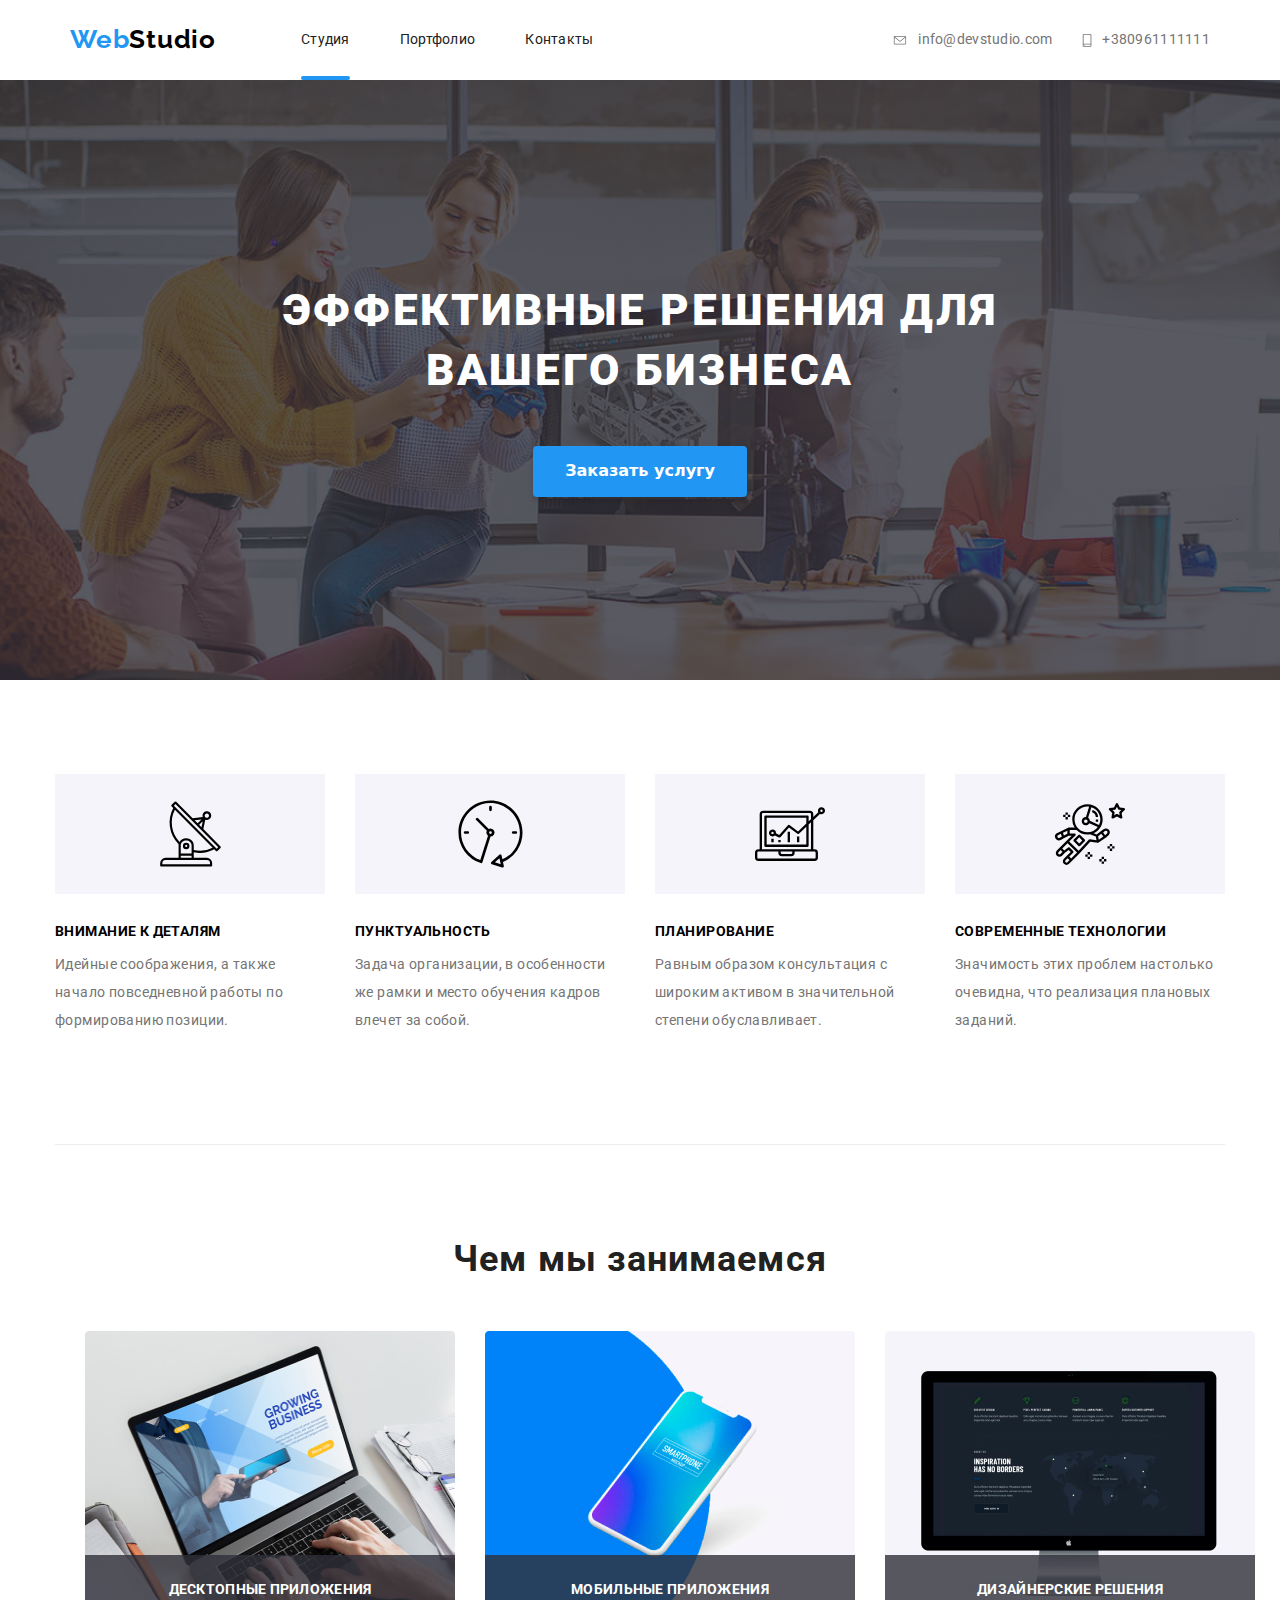
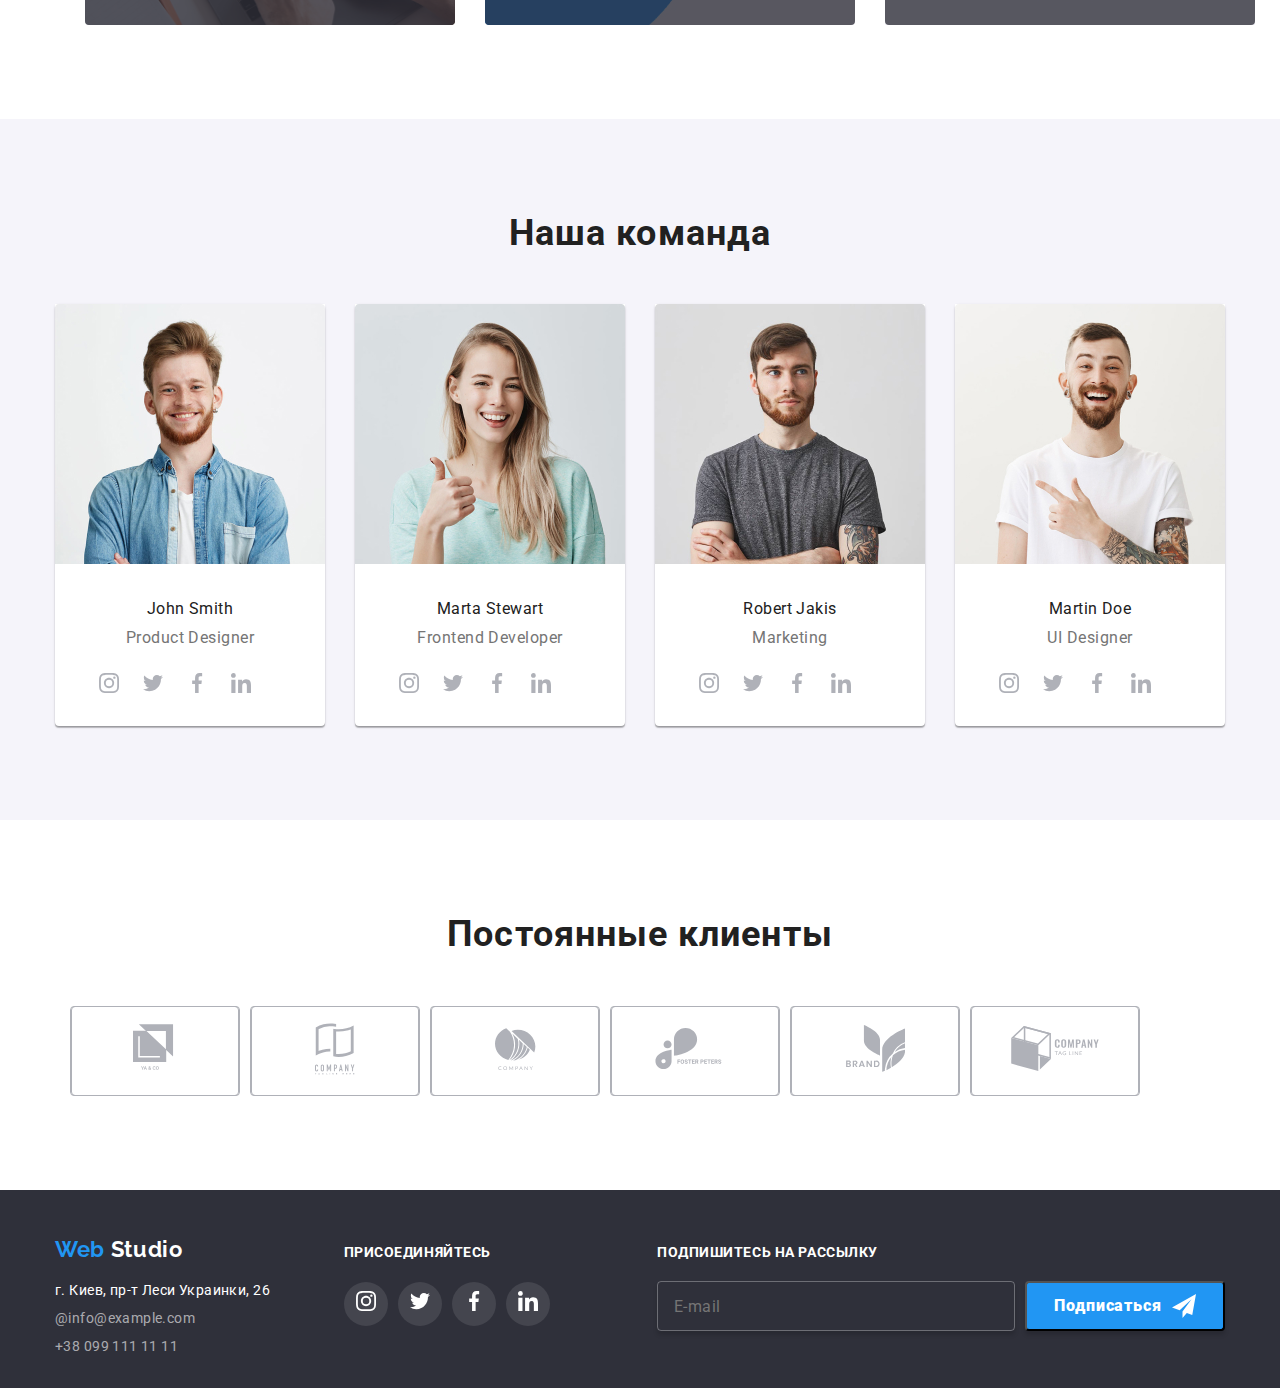
<file: index.html>
<!DOCTYPE html>
<html lang="ru">
<head>
    <meta charset="UTF-8">
    <meta name="viewport" content="width=device-width, initial-scale=1.0">
    <title>Web Studio</title>
    <link rel="stylesheet" href="./css/main.min.css">
    <link href="https://fonts.googleapis.com/css2?family=Raleway:wght@700&family=Roboto:wght@400;700&display=swap" rel="stylesheet"> 
    <link rel="stylesheet" href="https://cdnjs.cloudflare.com/ajax/libs/modern-normalize/0.6.0/modern-normalize.min.css"/>
    
</head>
<body>
    <header class="page-header">
        <nav class="container main-nav">
            <a href="./index.html" class="logo">Web<span class="logo-studio">Studio</span></a>
        <ul class="site-nav">
            <li class="site-nav__item"> <a href="./index.html" class="site-nav__link-current">Студия</a></li>
            <li class="site-nav__item"> <a href="./portfolio.html" class="site-nav__link">Портфолио</a></li>
            <li class="site-nav__item"> <a href="" class="site-nav__link">Контакты</a></li>
        </ul>
        
    

         
         <ul class="auth-nav__list">
            <li class="auth-nav__item"> <a class="auth-nav__link" href="mailto:info@devstudio.com" ><svg class="auth-nav__icon-svg" width="16px" height="11.2px"><use href="./symbol-defs.svg#icon-envelope"></use></svg>info@devstudio.com</a></li>
            <li class="auth-nav__item"> <a class="auth-nav__link" href="tel:+380961111111" ><svg class="auth-nav__icon-svg" width="10px" height="15px"> <use href="./symbol-defs.svg#icon-smartphone" ></use></svg>+380961111111</a></li>
        </ul>






        </nav>
    </header>
    <main>
         <section class="hero">
            <div class="container-hero">
            <h1 class="title-hero">эффективные решения для <br /> вашего бизнеса</h1>
            
            <button class="hero-order" data-modal-open>Заказать услугу</button> 
             
            
        </div>
         </section>

         <section class="advantages">
             <div class="container adv-nav">
                 <h2 class="visually-hidden">Преимущества компании</h2>
         <ul class="adv-nav list">
             <li class="item"> 
                 <div class="adv-nav__icon"> <svg class="icon-antenna">
                    <use href="./symbol-defs.svg#icon-antenna"></use></svg></div>
                <h3 class="adv-nav-title">Внимание к деталям</h3>
            <p class="text-advantages">Идейные соображения, а также начало повседневной работы по формированию позиции.</p></li>
             <li class="item"><div class="adv-nav__icon"> <svg class="icon-clock">
                <use href="./symbol-defs.svg#icon-clock"></use></svg></div><h3 class="adv-nav-title">Пунктуальность</h3>
                <p class="text-advantages">Задача организации, в особенности же рамки и место обучения кадров влечет за собой.</p></li>
             <li class="item"><div class="adv-nav__icon"> <svg class="icon-diagram">
                <use href="./symbol-defs.svg#icon-diagram"></use></svg></div><h3 class="adv-nav-title">Планирование</h3>
                <p class="text-advantages">Равным образом консультация с широким активом в значительной степени обуславливает.</p></li>
             <li class="item"><div class="adv-nav__icon"> <svg class="icon-astronaut">
                <use href="./symbol-defs.svg#icon-astronaut"></use></svg></div><h3 class="adv-nav-title">Современные технологии</h3>
                <p class="text-advantages">Значимость этих проблем настолько очевидна, что реализация плановых заданий.</p></li>
         </ul>
        </div>
        </section>
          <section class="description">
              <div class="container-description">
              <h2 class="description-title">Чем мы занимаемся</h2>
              <ul class="description__list">
                <li class="description__item"><img src="./images/img.jpg" class="description_img" alt="" width="370" height="294">
                 <h3 class="description__text">Десктопные приложения</h3></li>
                <li class="description__item"><img src="./images/box.jpg" class="description_img" alt="" width="370" height="294">
                 <h3 class="description__text">Мобильные приложения</h3></li>
                <li class="description__item"><img src="./images/img-2.jpg" class="description_img" alt="" width="370" height="294">
                 <h3 class="description__text">Дизайнерские решения</h3></li>
              </ul>
            </div>
          </section>
          <section class="team">
              <div class="container-team">
              <h2 class="team-title">Наша команда</h2>
              <ul class="team-list">
                  <li class="team-card-background">
                      <img src="./images/img-john.jpg" alt="" width="270" height="260">
                        <h3 class="team-list-title">John Smith</h3>
                        <p class="team-profession">Product Designer</p>
                      
                    <ul class="team-socials">
                        <li class="team-socials__icon"><a href=""> <svg class="team-socials__icon-svg" width="20px" height="20px"><use href="./symbol-defs.svg#icon-instagram"></use></svg></a></li>
                        <li class="team-socials__icon"><a href=""> <svg class="team-socials__icon-svg" width="20px" height="20px"><use href="./symbol-defs.svg#icon-twitter"></use></svg></a></li>
                        <li class="team-socials__icon"><a href=""> <svg class="team-socials__icon-svg" width="20px" height="20px"><use href="./symbol-defs.svg#icon-facebook"></use></svg></a></li>
                        <li class="team-socials__icon"><a href=""> <svg class="team-socials__icon-svg" width="20px" height="20px"><use href="./symbol-defs.svg#icon-linkedin"></use></svg></a></li>

                    </ul>
                    </li>
                     
                    <li class="team-card-background">
                        <img src="./images/img-marta.jpg" alt="" width="270" height="260">
                        <h3 class="team-list-title">Marta Stewart</h3>
                        <p class="team-profession">Frontend Developer</p>
                    
                        <ul class="team-socials">
                          
                            <li class="team-socials__icon"><a href=""> <svg class="team-socials__icon-svg" width="20px" height="20px"><use href="./symbol-defs.svg#icon-instagram"></use></svg></a></li>
                            <li class="team-socials__icon"><a href=""> <svg class="team-socials__icon-svg" width="20px" height="20px"><use href="./symbol-defs.svg#icon-twitter"></use></svg></a></li>
                            <li class="team-socials__icon"><a href=""> <svg class="team-socials__icon-svg" width="20px" height="20px"><use href="./symbol-defs.svg#icon-facebook"></use></svg></a></li>
                            <li class="team-socials__icon"><a href=""> <svg class="team-socials__icon-svg" width="20px" height="20px"><use href="./symbol-defs.svg#icon-linkedin"></use></svg></a></li>
    
                        </ul>
                </li> 
                    
                <li class="team-card-background">
                        <img src="./images/img-robert.jpg" alt="" width="270" height="260">
                        <h3 class="team-list-title">Robert Jakis</h3>
                        <p class="team-profession">Marketing</p>
                    
                        <ul class="team-socials">
                            <li class="team-socials__icon"><a href=""> <svg class="team-socials__icon-svg" width="20px" height="20px"><use href="./symbol-defs.svg#icon-instagram"></use></svg></a></li>
                            <li class="team-socials__icon"><a href=""> <svg class="team-socials__icon-svg" width="20px" height="20px"><use href="./symbol-defs.svg#icon-twitter"></use></svg></a></li>
                            <li class="team-socials__icon"><a href=""> <svg class="team-socials__icon-svg" width="20px" height="20px"><use href="./symbol-defs.svg#icon-facebook"></use></svg></a></li>
                            <li class="team-socials__icon"><a href=""> <svg class="team-socials__icon-svg" width="20px" height="20px"><use href="./symbol-defs.svg#icon-linkedin"></use></svg></a></li>
                        </ul>
                        
                    
                </li>
                   
                <li class="team-card-background">
                        <img src="./images/img-martin.jpg" alt="" width="270" height="260">
                        <h3 class="team-list-title">Martin Doe</h3>
                        <p class="team-profession">UI Designer</p>
                    
                        <ul class="team-socials">
                            <li class="team-socials__icon"><a href=""> <svg class="team-socials__icon-svg" width="20px" height="20px"><use href="./symbol-defs.svg#icon-instagram"></use></svg></a></li>
                            <li class="team-socials__icon"><a href=""> <svg class="team-socials__icon-svg" width="20px" height="20px"><use href="./symbol-defs.svg#icon-twitter"></use></svg></a></li>
                            <li class="team-socials__icon"><a href=""> <svg class="team-socials__icon-svg" width="20px" height="20px"><use href="./symbol-defs.svg#icon-facebook"></use></svg></a></li>
                            <li class="team-socials__icon"><a href=""> <svg class="team-socials__icon-svg" width="20px" height="20px"><use href="./symbol-defs.svg#icon-linkedin"></use></svg></a></li>
                        </ul>
                </li>
                    
              </ul>
            </div>
          </section>
          <section class="clients">
              <div class="container-clients">
              <h2 class="clients-title">Постоянные клиенты</h2>
              <ul class="list-clients">
                  <li class="clients-btn"><div class="clients-btn__icon"><a href=""> <svg class="clients-btn__icon-svg" width="44.27px" height="49.23px"><use href="./symbol-defs.svg#icon-logo-1"></use></svg></a></div></li>
                  <li class="clients-btn"><div class="clients-btn__icon"><a href=""> <svg class="clients-btn__icon-svg" width="40px" height="52px"><use href="./symbol-defs.svg#icon-logo-2"></use></svg></a></div></li>
                  <li class="clients-btn"><div class="clients-btn__icon"><a href=""> <svg class="clients-btn__icon-svg" width="41px" height="42.6px"><use href="./symbol-defs.svg#icon-logo-3"></use></svg></a></div></li>
                  <li class="clients-btn"><div class="clients-btn__icon"><a href=""> <svg class="clients-btn__icon-svg" width="79.7px" height="42.02px"><use href="./symbol-defs.svg#icon-logo-4"></use></svg></a></div></li>
                  <li class="clients-btn"><div class="clients-btn__icon"><a href=""> <svg class="clients-btn__icon-svg" width="59px" height="47px"><use href="./symbol-defs.svg#icon-logo-5"></use></svg></a></div></li>
                  <li class="clients-btn"><div class="clients-btn__icon"><a href=""> <svg class="clients-btn__icon-svg" width="88.48px" height="45.44px"><use href="./symbol-defs.svg#icon-logo-6"></use></svg></a></div></li>
              </ul>
            </div>
          </section>
        </main>
        <footer>
            <section class="footer-nav">
            <div class="footer-adress">
                <a href="./index.html" class="logo-footer">Web <span class="logo-studio-footer"> Studio</span></a>
                  <address class="address-title">г. Киев, пр-т Леси Украинки, 26 </address>
                  <a href="mailto:@info@example.com" class="address-subtitle">@info@example.com</a> <br />
                  <a href="tel:+380991111111" class="address-subtitle">+38 099 111 11 11</a><br />
                  </div>
              <div class="footer-socials"> 
                  <b class="footer-title">Присоединяйтесь</b>
                  <ul class="footer-socials__list">
                    <li class="footer-socials__icon"><a href=""> <svg class="footer-socials__icon-svg" width="20px" height="20px"><use href="./symbol-defs.svg#icon-instagram"></use></svg></a></li>
                    <li class="footer-socials__icon"><a href=""> <svg class="footer-socials__icon-svg" width="20px" height="20px"><use href="./symbol-defs.svg#icon-twitter"></use></svg></a></li>
                    <li class="footer-socials__icon"><a href=""> <svg class="footer-socials__icon-svg" width="20px" height="20px"><use href="./symbol-defs.svg#icon-facebook"></use></svg></a></li>
                    <li class="footer-socials__icon"><a href=""> <svg class="footer-socials__icon-svg" width="20px" height="20px"><use href="./symbol-defs.svg#icon-linkedin"></use></svg></a></li>
                    </ul> 

                  </div>
              
                  <div class="footer-sub">
                  <p class="footer-title">Подпишитесь на рассылку</p>

                 <form class="button-footer__email">
                    
                      <input placeholder="E-mail" type="email" class="button-footer__label">
                    

                  <button class="button-footer__sub">Подписаться <svg class="footer-socials__icon-subscribe" width="24px" height="24px"><use href="./symbol-defs.svg#icon-subscribe"></use></svg></button>
                </form>    
                </div>
                </section>
            </footer>
             
            <div class="backdrop is-hidden" data-modal>
            <div class="modal">
                <form class="form" autocomplete="off">
          
                <p class="form-name">Оставьте свои данные, мы вам перезвоним</p>

                <div class="form-field">
                
                <input class="form-input"
                  type="text"
                  name="name"
                  id="name"
                  placeholder=" "
                  autofocus
                />
                <label for="name" class="form-label">Имя</label>
                <svg width="12" height="12" class="form-icon">
                <use href="./symbol-defs.svg#icon-name"></use>
                </svg>
                </div>
        
              <div class="form-field">
                
                <input  class="form-input" type="tel" name="tel" id="tel" placeholder=" " autofocus/>
                <label class="form-label" for="tel" class="form-label">Телефон</label>
                <svg width="13" height="13" class="form-icon">
                  <use href="./symbol-defs.svg#icon-phone"></use>
                  </svg>
              </div>
        
              <div class="form-field">
                
                <input  class="form-input" type="email" name="mail" id="mail" placeholder=" " autofocus/>
                <label class="form-label" for="mail" class="form-label">Почта</label>
                <svg width="15" height="12" class="form-icon">
                  <use href="./symbol-defs.svg#icon-e-mail"></use>
                  </svg>
              </div>
        
              
        
              <div class="form-field">
                <label  for="comment"></label>
                <textarea
                  class="comment"
                  name="comment"
                  id="comment"
                  rows="8"
                  placeholder="Комментарий"
                ></textarea>
              </div>

              <label class="form-field__checkbox">
                <input type="checkbox" class="checkbox" name="checkbox"></input>
                <span class="icon-check"></span>
                <span class="policy">Соглашаюсь с рассылкой и принимаю <a class="form-field__checkbox--policy" href>Условия договора</a></span>
          </span>
              </label>
              
              <button class="form-field__button" type="submit">Отправить</button>
              <button class="close-modal" data-modal-close><svg width="11px" height="11px">
                <use href="./symbol-defs.svg#icon-close"></use>
              </svg></button>
            
            </form>
          
          </div>  
        </div>     
        <script src="./js/modal.js"></script>
        
        </body>
        </html>
</file>
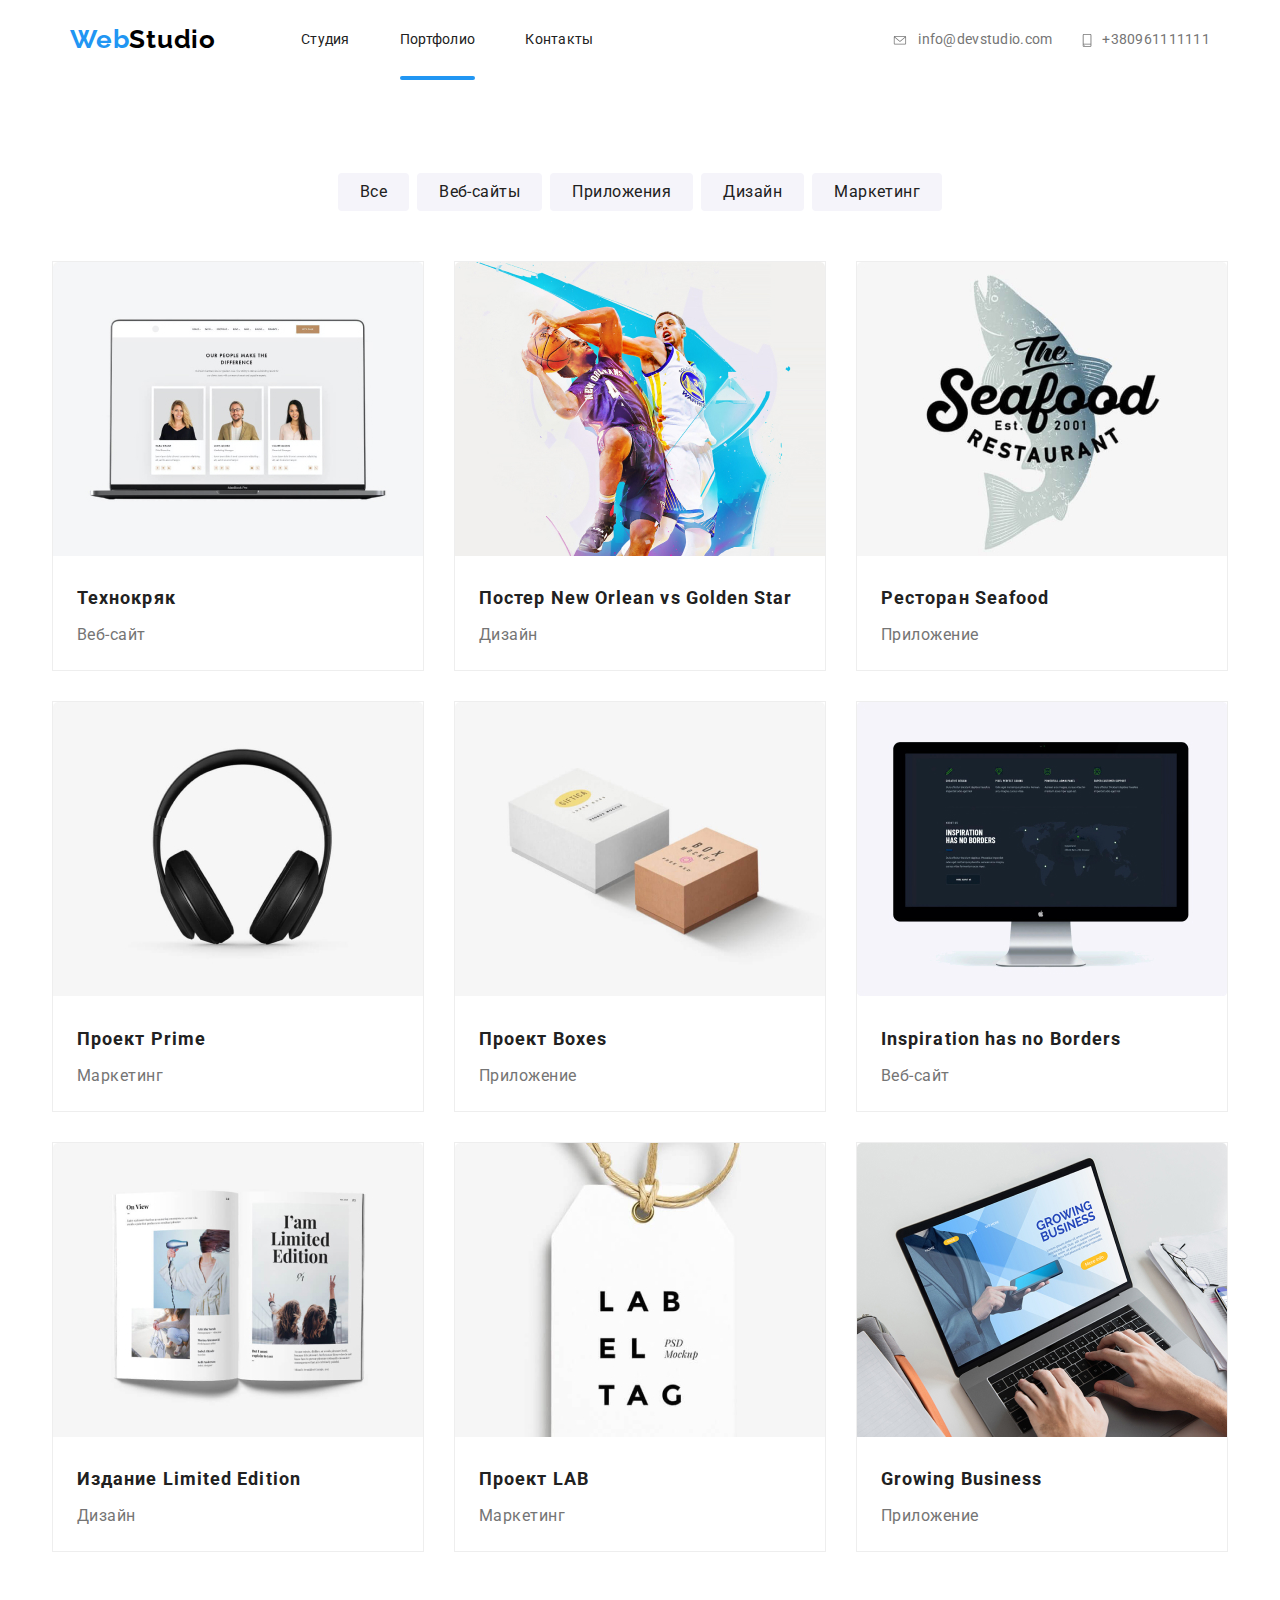
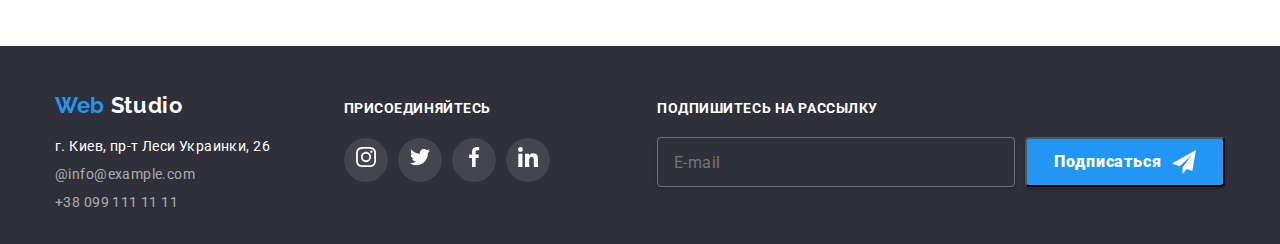
<file: portfolio.html>
<!DOCTYPE html>
<html lang="ru">
<head>
    <meta charset="UTF-8">
    <meta name="viewport" content="width=device-width, initial-scale=1.0">
    <title>Web Studio</title>
    <link rel="stylesheet" href="./css/portfolio.min.css">
    <link href="https://fonts.googleapis.com/css2?family=Raleway:wght@700&family=Roboto:wght@400;700&display=swap" rel="stylesheet"> 
    <link rel="stylesheet" href="https://cdnjs.cloudflare.com/ajax/libs/modern-normalize/0.6.0/modern-normalize.min.css"/>
</head>
<body>
    <header class="page-header">
    
        <nav class="container main-nav">
            <a href="./index.html" class="logo">Web<span class="logo-studio">Studio</span></a>
        <ul class="site-nav">
            <li class="site-nav__item"> <a href="./index.html" class="site-nav__link">Студия</a></li>
            <li class="site-nav__item"> <a href="./portfolio.html" class="site-nav__link-current">Портфолио</a></li>
            <li class="site-nav__item"> <a href="" class="site-nav__link">Контакты</a></li>
        </ul>




        <ul class="auth-nav__list">
            <li class="auth-nav__item"> <a class="auth-nav__link" href="mailto:info@devstudio.com" ><svg class="auth-nav__icon-svg" width="16px" height="11.2px"><use href="./symbol-defs.svg#icon-envelope"></use></svg>info@devstudio.com</a></li>
            <li class="auth-nav__item"> <a href="tel:+380961111111" class="auth-nav__link"><svg class="auth-nav__icon-svg" width="10px" height="15px"> <use href="./symbol-defs.svg#icon-smartphone" ></use></svg>+380961111111</a></li>
        </ul>
        </nav>
    </header>
    <main>
        <section class="card-set">
            <div class="card-set__content">
            <h1 class="visually-hidden">Примеры работ</h1>
    <ul class="portfolio-list">
        <li class="portfolio-btn"><a href="" class="portfolio-name">Все</a></li>
        <li class="portfolio-btn"><a href="" class="portfolio-name">Веб-сайты</a></li>
        <li class="portfolio-btn"><a href="" class="portfolio-name">Приложения</a></li>
        <li class="portfolio-btn"><a href="" class="portfolio-name">Дизайн</a></li>
        <li class="portfolio-btn"><a href="" class="portfolio-name">Маркетинг</a></li>
    </ul>
    
     
        <ul class="card-set__item">
            <li class="card-set__list">
                <a class="card-set__link">
                    <div class="card-set__img"><img src="./images/port-1.jpg" alt="" width="370px" height="294px">
            <div class="card-set__overlay">
                <p class="card-set__text">Технокряк это современная площадка распространения коронавируса. Компании используют эту платформу для цифрового шпионажа и атак на защищённые сервера конкурентов.</p>
            </div>
         </div>

            <div class="card-set__descripion"> <h2 class="card-set__title">Технокряк</h2>
             <p class="card-set__subtitle">Веб-сайт</p></div>
                </a>
            </li>
            

            <li class="card-set__list">
                <a class="card-set__link">
                    <div class="card-set__img"><img src="./images/port-2.jpg" alt="" width="370px" height="294px">
            <div class="card-set__overlay">
                <p class="card-set__text">Технокряк это современная площадка распространения коронавируса. Компании используют эту платформу для цифрового шпионажа и атак на защищённые сервера конкурентов.</p>
            </div>
         </div>

            <div class="card-set__descripion"> <h2 class="card-set__title">Постер New Orlean vs Golden Star</h2>
             <p class="card-set__subtitle">Дизайн</p></div>
                </a>
            </li>
            
            <li class="card-set__list">
                <a class="card-set__link">
                    <div class="card-set__img"><img src="./images/port-3.jpg" alt="" width="370px" height="294px">
            <div class="card-set__overlay">
                <p class="card-set__text">Технокряк это современная площадка распространения коронавируса. Компании используют эту платформу для цифрового шпионажа и атак на защищённые сервера конкурентов.</p>
            </div>
         </div>

            <div class="card-set__descripion"> <h2 class="card-set__title">Ресторан Seafood</h2>
             <p class="card-set__subtitle">Приложение</p></div>
                </a>
            </li>

            <li class="card-set__list">
                <a class="card-set__link">
                    <div class="card-set__img"><img src="./images/port-4.jpg" alt="" width="370px" height="294px">
            <div class="card-set__overlay">
                <p class="card-set__text">Технокряк это современная площадка распространения коронавируса. Компании используют эту платформу для цифрового шпионажа и атак на защищённые сервера конкурентов.</p>
            </div>
         </div>

            <div class="card-set__descripion"> <h2 class="card-set__title">Проект Prime</h2>
             <p class="card-set__subtitle">Маркетинг</p></div>
                </a>
            </li>

            <li class="card-set__list">
                <a class="card-set__link">
            <div class="card-set__img"><img src="./images/port-5.jpg" alt="" width="370px" height="294px">
            <div class="card-set__overlay">
                <p class="card-set__text">Технокряк это современная площадка распространения коронавируса. Компании используют эту платформу для цифрового шпионажа и атак на защищённые сервера конкурентов.</p>
            </div>
         </div>

            <div class="card-set__descripion"> <h2 class="card-set__title">Проект Boxes</h2>
             <p class="card-set__subtitle">Приложение</p></div>
                </a>
            </li>

            <li class="card-set__list">
                <a class="card-set__link">
            <div class="card-set__img"><img src="./images/port-6.jpg" alt="" width="370px" height="294px">
            <div class="card-set__overlay">
                <p class="card-set__text">Технокряк это современная площадка распространения коронавируса. Компании используют эту платформу для цифрового шпионажа и атак на защищённые сервера конкурентов.</p>
            </div>
         </div>

            <div class="card-set__descripion"> <h2 class="card-set__title">Inspiration has no Borders</h2>
             <p class="card-set__subtitle">Веб-сайт</p></div>
                </a>
            </li>

            <li class="card-set__list">
                <a class="card-set__link">
            <div class="card-set__img"><img src="./images/port-7.jpg" alt="" width="370px" height="294px">
            <div class="card-set__overlay">
                <p class="card-set__text">Технокряк это современная площадка распространения коронавируса. Компании используют эту платформу для цифрового шпионажа и атак на защищённые сервера конкурентов.</p>
            </div>
         </div>

            <div class="card-set__descripion"> <h2 class="card-set__title">Издание Limited Edition</h2>
             <p class="card-set__subtitle">Дизайн</p></div>
                </a>
            </li>

            <li class="card-set__list">
                <a class="card-set__link">
            <div class="card-set__img"><img src="./images/port-8.jpg" alt="" width="370px" height="294px">
            <div class="card-set__overlay">
                <p class="card-set__text">Технокряк это современная площадка распространения коронавируса. Компании используют эту платформу для цифрового шпионажа и атак на защищённые сервера конкурентов.</p>
            </div>
         </div>

            <div class="card-set__descripion"> <h2 class="card-set__title">Проект LAB</h2>
             <p class="card-set__subtitle">Маркетинг</p></div>
                </a>
            </li>

            <li class="card-set__list">
                <a class="card-set__link">
                    <div class="card-set__img"><img src="./images/port-9.jpg" alt="" width="370px" height="294px">
            <div class="card-set__overlay">
                <p class="card-set__text">Технокряк это современная площадка распространения коронавируса. Компании используют эту платформу для цифрового шпионажа и атак на защищённые сервера конкурентов.</p>
            </div>
         </div>

            <div class="card-set__descripion"> <h2 class="card-set__title">Growing Business</h2>
             <p class="card-set__subtitle">Приложение</p></div>
                </a>
            </li>
            
        </ul>
    </div>
    </section>

</main>

<footer>
    <section class="footer-nav">
    <div class="footer-adress">
        <a href="./index.html" class="logo-footer">Web <span class="logo-studio-footer"> Studio</span></a>
          <address class="address-title">г. Киев, пр-т Леси Украинки, 26 </address>
          <a href="mailto:@info@example.com" class="address-subtitle">@info@example.com</a> <br />
          <a href="tel:+380991111111" class="address-subtitle">+38 099 111 11 11</a><br />
          </div>
      <div class="footer-socials"> 
          <b class="footer-title">Присоединяйтесь</b>
          <ul class="footer-socials__list">
            <li class="footer-socials__icon"><a href=""> <svg class="footer-socials__icon-svg" width="20px" height="20px"><use href="./symbol-defs.svg#icon-instagram"></use></svg></a></li>
            <li class="footer-socials__icon"><a href=""> <svg class="footer-socials__icon-svg" width="20px" height="20px"><use href="./symbol-defs.svg#icon-twitter"></use></svg></a></li>
            <li class="footer-socials__icon"><a href=""> <svg class="footer-socials__icon-svg" width="20px" height="20px"><use href="./symbol-defs.svg#icon-facebook"></use></svg></a></li>
            <li class="footer-socials__icon"><a href=""> <svg class="footer-socials__icon-svg" width="20px" height="20px"><use href="./symbol-defs.svg#icon-linkedin"></use></svg></a></li>

            </ul>
          </div>
      
          <div class="footer-sub">
            <p class="footer-title">Подпишитесь на рассылку</p>

           <form class="button-footer__email">
              
                <input placeholder="E-mail" type="email" class="button-footer__label">
              

            <button class="button-footer__sub">Подписаться <svg class="footer-socials__icon-subscribe" width="24px" height="24px"><use href="./symbol-defs.svg#icon-subscribe"></use></svg></button>
          </form>    
          </div>
          </section>
        <!-- <section class="copyright">
            <p class="copyright-text">2020 | Developed by Victoria Plis</p>
          </section>--> 
    </footer>


</body>
</html>
</file>
<file: css/main.min.css>
/*! modern-normalize v0.6.0 | MIT License | https://github.com/sindresorhus/modern-normalize */*,*::before,*::after{-webkit-box-sizing:border-box;box-sizing:border-box}:root{-moz-tab-size:4;-o-tab-size:4;tab-size:4}html{line-height:1.15;-webkit-text-size-adjust:100%}body{margin:0}body{font-family:system-ui,-apple-system,"Segoe UI",Roboto,Helvetica,Arial,sans-serif,"Apple Color Emoji","Segoe UI Emoji"}hr{height:0}abbr[title]{-webkit-text-decoration:underline dotted;text-decoration:underline dotted}b,strong{font-weight:bolder}code,kbd,samp,pre{font-family:SFMono-Regular, Consolas, "Liberation Mono", Menlo, monospace;font-size:1em}small{font-size:80%}sub,sup{font-size:75%;line-height:0;position:relative;vertical-align:baseline}sub{bottom:-0.25em}sup{top:-0.5em}button,input,optgroup,select,textarea{font-family:inherit;font-size:100%;line-height:1.15;margin:0}button,select{text-transform:none}button,[type="button"],[type="reset"],[type="submit"]{-webkit-appearance:button}button::-moz-focus-inner,[type="button"]::-moz-focus-inner,[type="reset"]::-moz-focus-inner,[type="submit"]::-moz-focus-inner{border-style:none;padding:0}button:-moz-focusring,[type="button"]:-moz-focusring,[type="reset"]:-moz-focusring,[type="submit"]:-moz-focusring{outline:1px dotted ButtonText}fieldset{padding:0.35em 0.75em 0.625em}legend{padding:0}progress{vertical-align:baseline}[type="number"]::-webkit-inner-spin-button,[type="number"]::-webkit-outer-spin-button{height:auto}[type="search"]{-webkit-appearance:textfield;outline-offset:-2px}[type="search"]::-webkit-search-decoration{-webkit-appearance:none}::-webkit-file-upload-button{-webkit-appearance:button;font:inherit}summary{display:list-item}body{padding:0;margin:0;list-style:none}.adv-nav .list,body{list-style:none}.visually-hidden{position:absolute;width:1px;height:1px;margin:-1px;border:0;padding:0;clip:rect(0 0 0 0);overflow:hidden}.page-header,.description,.container-team,.container-clients{width:1170px;margin-left:auto;margin-right:auto;padding-left:15px;padding-right:15px}.container.adv-nav,.footer-nav{width:1200px;margin-left:auto;margin-right:auto;padding-left:15px;padding-right:15px}.main-nav{display:-webkit-box;display:-ms-flexbox;display:flex;-webkit-box-align:center;-ms-flex-align:center;align-items:center;-webkit-box-pack:center;-ms-flex-pack:center;justify-content:center;list-style:none;text-decoration:none}.site-nav{display:-webkit-box;display:-ms-flexbox;display:flex;-webkit-box-align:center;-ms-flex-align:center;align-items:center;-webkit-box-pack:center;-ms-flex-pack:center;justify-content:center;margin-left:85px;list-style:none;padding:0;-webkit-margin-after:0px;margin-block-end:0px;-webkit-margin-before:0px;margin-block-start:0px}.site-nav__item{position:relative}.site-nav__item:not(:last-child){margin-right:50px}.site-nav__link{display:block;padding:32px 0px;color:#212121;font-family:Roboto;font-style:normal;font-weight:normal;font-size:14px;line-height:1.14;letter-spacing:.02em;text-decoration:none}.site-nav__link:focus,.site-nav__link:hover{color:#2196F3}.site-nav__link-current{display:block;padding:32px 0px;color:#212121;font-family:Roboto;font-style:normal;font-weight:normal;font-size:14px;line-height:1.14;letter-spacing:.02em;text-decoration:none}.site-nav__link-current:focus,.site-nav__link-current:hover{color:#2196F3}.site-nav__link-current:after{content:'';display:block;position:absolute;bottom:0;width:100%;height:4px;background-color:#2196F3;border-radius:2px;color:#212121}.auth-nav__list{display:-webkit-box;display:-ms-flexbox;display:flex;-webkit-box-align:center;-ms-flex-align:center;align-items:center;-webkit-box-pack:center;-ms-flex-pack:center;justify-content:center;list-style:none;padding:0;margin-left:auto;-webkit-margin-after:0px;margin-block-end:0px;-webkit-margin-before:0px;margin-block-start:0px;-webkit-padding-start:0px;padding-inline-start:0px}.auth-nav__link{display:-webkit-box;display:-ms-flexbox;display:flex;-webkit-box-align:center;-ms-flex-align:center;align-items:center;-webkit-box-pack:center;-ms-flex-pack:center;justify-content:center;font-family:Roboto;font-style:normal;font-weight:normal;font-size:14px;line-height:1.14;letter-spacing:.02em;text-decoration:none;-webkit-transition-property:-webkit-transform;transition-property:-webkit-transform;transition-property:transform;transition-property:transform, -webkit-transform;-webkit-transition-duration:250ms;transition-duration:250ms;-webkit-transition-timing-function:cubic-bezier(0.4, 0, 0.2, 1);transition-timing-function:cubic-bezier(0.4, 0, 0.2, 1);color:#757575}.auth-nav__link:focus,.auth-nav__link:hover{color:#2196F3;fill:#2196F3;-webkit-transition-property:-webkit-transform;transition-property:-webkit-transform;transition-property:transform;transition-property:transform, -webkit-transform;-webkit-transition-duration:250ms;transition-duration:250ms;-webkit-transition-timing-function:cubic-bezier(0.4, 0, 0.2, 1);transition-timing-function:cubic-bezier(0.4, 0, 0.2, 1)}.auth-nav__item:nth-child(odd){margin-right:30px}.auth-nav__icon-svg{margin-right:10px;padding-top:2px;fill:currentColor;-webkit-transition-property:-webkit-transform;transition-property:-webkit-transform;transition-property:transform;transition-property:transform, -webkit-transform;-webkit-transition-duration:250ms;transition-duration:250ms;-webkit-transition-timing-function:cubic-bezier(0.4, 0, 0.2, 1);transition-timing-function:cubic-bezier(0.4, 0, 0.2, 1)}body{padding:0;margin:0;list-style:none}.adv-nav .list,body{list-style:none}.visually-hidden{position:absolute;width:1px;height:1px;margin:-1px;border:0;padding:0;clip:rect(0 0 0 0);overflow:hidden}.page-header,.description,.container-team,.container-clients{width:1170px;margin-left:auto;margin-right:auto;padding-left:15px;padding-right:15px}.container.adv-nav,.footer-nav{width:1200px;margin-left:auto;margin-right:auto;padding-left:15px;padding-right:15px}.logo{font-family:Raleway;font-weight:bold;font-size:26px;line-height:1.2px;letter-spacing:0.03em;color:#2196F3}.logo-footer{font-family:Raleway;font-weight:bold;font-size:22px;line-height:1.2px;letter-spacing:0.03em;color:#2196F3}.logo-studio{font-family:Raleway;font-weight:bold;font-size:26px;line-height:1.2px;letter-spacing:0.03em;color:black}.logo-studio-footer{font-family:Raleway;font-weight:bold;font-size:22px;line-height:1.2px;letter-spacing:0.03em;color:white}a{text-decoration:none}body{padding:0;margin:0;list-style:none}.adv-nav .list,body{list-style:none}.visually-hidden{position:absolute;width:1px;height:1px;margin:-1px;border:0;padding:0;clip:rect(0 0 0 0);overflow:hidden}.page-header,.description,.container-team,.container-clients{width:1170px;margin-left:auto;margin-right:auto;padding-left:15px;padding-right:15px}.container.adv-nav,.footer-nav{width:1200px;margin-left:auto;margin-right:auto;padding-left:15px;padding-right:15px}.hero{height:600px;padding-top:200px;background-image:-webkit-gradient(linear, left top, right top, from(rgba(47,48,58,0.8)), to(rgba(47,48,58,0.8))),url(../images/header-img-2.jpg);background-image:linear-gradient(to right, rgba(47,48,58,0.8), rgba(47,48,58,0.8)),url(../images/header-img-2.jpg);background-repeat:no-repeat;background-position:center}.main-title{font-family:Roboto;font-style:normal;font-weight:normal;font-size:16px;line-height:1.62;letter-spacing:.02em;text-decoration:none;color:#212121;background-color:#F5F4FA;-webkit-transition-property:-webkit-transform;transition-property:-webkit-transform;transition-property:transform;transition-property:transform, -webkit-transform;-webkit-transition-duration:250ms;transition-duration:250ms;-webkit-transition-timing-function:cubic-bezier(0.4, 0, 0.2, 1);transition-timing-function:cubic-bezier(0.4, 0, 0.2, 1)}.main-title:hover,.main-title:focus{background-color:#2196F3;color:#fff}.container-hero{text-align:center;-webkit-box-align:center;-ms-flex-align:center;align-items:center}.title-hero{-webkit-margin-before:0;margin-block-start:0;-webkit-margin-after:0;margin-block-end:0;margin-bottom:46px;font-family:Roboto;font-style:normal;font-weight:900;font-size:44px;line-height:1.37;letter-spacing:0.06em;text-align:center;text-transform:uppercase;color:#fff}.subtitle-hero{width:200px;height:50px;font-weight:bold;font-size:16px;line-height:2;letter-spacing:0.06em;text-align:center;color:#fff;background-color:#2196F3;padding:10px 32px;-webkit-box-shadow:0px 4px 4px rgba(0,0,0,0.15);box-shadow:0px 4px 4px rgba(0,0,0,0.15);border-radius:4px;-webkit-box-align:center;-ms-flex-align:center;align-items:center;-webkit-transition-property:-webkit-transform;transition-property:-webkit-transform;transition-property:transform;transition-property:transform, -webkit-transform;-webkit-transition-duration:250ms;transition-duration:250ms;-webkit-transition-timing-function:cubic-bezier(0.4, 0, 0.2, 1);transition-timing-function:cubic-bezier(0.4, 0, 0.2, 1)}.subtitle-hero:hover,.subtitle-hero:focus{color:#2196F3;background-color:#fff}.hero-order{display:inline-block;padding:10px 32px;font-weight:700;font-size:16px;line-height:1.88;text-align:center;text-decoration:none;background-color:#2196F3;color:#fff;-webkit-box-shadow:0px 4px 4px rgba(0,0,0,0.15);box-shadow:0px 4px 4px rgba(0,0,0,0.15);border-radius:4px;border:#2196F3}body{padding:0;margin:0;list-style:none}.adv-nav .list,body{list-style:none}.visually-hidden{position:absolute;width:1px;height:1px;margin:-1px;border:0;padding:0;clip:rect(0 0 0 0);overflow:hidden}.page-header,.description,.container-team,.container-clients{width:1170px;margin-left:auto;margin-right:auto;padding-left:15px;padding-right:15px}.container.adv-nav,.footer-nav{width:1200px;margin-left:auto;margin-right:auto;padding-left:15px;padding-right:15px}.advantages{padding-top:94px;padding-bottom:94px}.adv-nav__icon{display:-webkit-box;display:-ms-flexbox;display:flex;-webkit-box-align:center;-ms-flex-align:center;align-items:center;-webkit-box-pack:center;-ms-flex-pack:center;justify-content:center;width:270px;height:120px;background-color:#F5F4FA;margin-bottom:30px}.icon-antenna{width:65px;height:70px}.icon-clock{width:67px;height:70px}.icon-diagram{height:70px}.icon-astronaut{height:70px}.adv-nav .list{display:-webkit-box;display:-ms-flexbox;display:flex;-webkit-box-align:center;-ms-flex-align:center;align-items:center;-webkit-box-pack:center;-ms-flex-pack:center;justify-content:center;-webkit-margin-before:0em;margin-block-start:0em;-webkit-padding-start:0px;padding-inline-start:0px}.adv-nav .item{width:270px}.adv-nav .item:not(:last-child){margin-right:30px}.adv-nav-title{margin-top:0;margin-bottom:10px;font-family:Roboto;font-weight:bold;font-size:14px;line-height:1.14;letter-spacing:0.03em;text-transform:uppercase}.list-advantages{font-family:Roboto;font-weight:bold;font-size:14px;line-height:1.14;letter-spacing:0.03em;text-transform:uppercase;color:#212121}.text-advantages{font-family:Roboto;font-size:14px;line-height:2;letter-spacing:0.03em;margin-top:10px;-webkit-margin-before:0em;margin-block-start:0em;-webkit-margin-after:0em;margin-block-end:0em;color:#757575}body{padding:0;margin:0;list-style:none}.adv-nav .list,body{list-style:none}.visually-hidden{position:absolute;width:1px;height:1px;margin:-1px;border:0;padding:0;clip:rect(0 0 0 0);overflow:hidden}.page-header,.description,.container-team,.container-clients{width:1170px;margin-left:auto;margin-right:auto;padding-left:15px;padding-right:15px}.container.adv-nav,.footer-nav{width:1200px;margin-left:auto;margin-right:auto;padding-left:15px;padding-right:15px}.container-description{display:block;-webkit-box-sizing:content-box;box-sizing:content-box;text-align:center;padding-left:15px;padding-right:15px}.description{padding-top:94px;padding-bottom:94px;border-top:1px solid #ECECEC}.description-title{font-family:Roboto;font-style:normal;font-weight:bold;font-size:36px;line-height:1.16;letter-spacing:.02em;text-decoration:none;text-align:center;letter-spacing:0.03em;color:#212121;-webkit-margin-before:0em;margin-block-start:0em;-webkit-margin-after:0em;margin-block-end:0em;margin-bottom:50px}.description__list{display:-webkit-box;display:-ms-flexbox;display:flex;margin-left:auto;margin-right:auto;-webkit-margin-before:0em;margin-block-start:0em;-webkit-margin-after:0em;margin-block-end:0em;-webkit-padding-start:0px;padding-inline-start:0px}.description__item{position:relative;list-style:none}.description__item:not(:last-child){margin-right:30px}.description__text{position:absolute;display:-webkit-inline-box;display:-ms-inline-flexbox;display:inline-flex;-webkit-box-align:center;-ms-flex-align:center;align-items:center;-webkit-box-pack:center;-ms-flex-pack:center;justify-content:center;font-family:Roboto;font-style:normal;font-weight:bold;font-size:14px;line-height:1.14;letter-spacing:.02em;text-decoration:none;width:370px;height:70px;color:#fff;text-align:center;text-transform:uppercase;background-color:rgba(47,48,58,0.8);margin:0px;bottom:0px;-webkit-margin-before:0em;margin-block-start:0em;-webkit-margin-after:0em;margin-block-end:0em;border-radius:0px 0px 4px 4px;bottom:0px;right:50%;-webkit-transform:translate(50%);transform:translate(50%)}.description_img{display:block;min-width:100%}body{padding:0;margin:0;list-style:none}.adv-nav .list,body{list-style:none}.visually-hidden{position:absolute;width:1px;height:1px;margin:-1px;border:0;padding:0;clip:rect(0 0 0 0);overflow:hidden}.page-header,.description,.container-team,.container-clients{width:1170px;margin-left:auto;margin-right:auto;padding-left:15px;padding-right:15px}.container.adv-nav,.footer-nav{width:1200px;margin-left:auto;margin-right:auto;padding-left:15px;padding-right:15px}.container-team{-webkit-box-pack:center;-ms-flex-pack:center;justify-content:center}.team{background:#F5F4FA;padding-top:94px;padding-bottom:94px}.team-title{font-family:Roboto;font-style:normal;font-weight:bold;font-size:36px;line-height:1.16;letter-spacing:.03em;text-decoration:none;text-align:center;color:#212121;-webkit-margin-before:0em;margin-block-start:0em;-webkit-margin-after:0em;margin-block-end:0em;margin-bottom:50px}.team-list{display:-webkit-box;display:-ms-flexbox;display:flex;-webkit-box-align:center;-ms-flex-align:center;align-items:center;-webkit-box-pack:center;-ms-flex-pack:center;justify-content:center;list-style-type:none;-webkit-margin-before:0em;margin-block-start:0em;-webkit-margin-after:0em;margin-block-end:0em;padding-left:0px}.team-list-title{font-family:Roboto;font-style:normal;font-weight:normal;font-size:16px;line-height:1.19;letter-spacing:.03em;text-decoration:none;color:#212121;text-align:center;-webkit-margin-before:0em;margin-block-start:0em;-webkit-margin-after:0em;margin-block-end:0em;margin-top:30px;margin-bottom:10px}.team-profession{font-family:Roboto;font-style:normal;font-weight:normal;font-size:16px;line-height:1.19;letter-spacing:.03em;text-decoration:none;color:#757575;text-align:center;-webkit-margin-before:0em;margin-block-start:0em;-webkit-margin-after:0em;margin-block-end:0em;margin-bottom:16px}.team-card-background{width:270px;height:422px;background:#fff;-webkit-box-shadow:0px 2px 1px rgba(0,0,0,0.2),0px 1px 1px rgba(0,0,0,0.14),0px 1px 3px rgba(0,0,0,0.12);box-shadow:0px 2px 1px rgba(0,0,0,0.2),0px 1px 1px rgba(0,0,0,0.14),0px 1px 3px rgba(0,0,0,0.12);border-radius:4px}.team-card-background:not(:last-child){margin-right:30px}.team-socials{display:-webkit-box;display:-ms-flexbox;display:flex;-webkit-padding-start:0px;padding-inline-start:0px;text-align:center;margin-left:32px}.team-socials__item:not(:last-child){margin-right:10px}.team-socials__icon{display:-webkit-box;display:-ms-flexbox;display:flex;-webkit-box-align:center;-ms-flex-align:center;align-items:center;-webkit-box-pack:center;-ms-flex-pack:center;justify-content:center;-ms-flex-line-pack:center;align-content:center;width:44px;height:44px;border-radius:50%;background-color:inherit;-webkit-transition-property:-webkit-transform;transition-property:-webkit-transform;transition-property:transform;transition-property:transform, -webkit-transform;-webkit-transition-duration:250ms;transition-duration:250ms;-webkit-transition-timing-function:cubic-bezier(0.4, 0, 0.2, 1);transition-timing-function:cubic-bezier(0.4, 0, 0.2, 1)}.team-socials__icon:hover,.team-socials__icon:focus{background-color:#2196F3}.team-socials__icon-svg{fill:#AFB1B8;-webkit-transition-property:-webkit-transform;transition-property:-webkit-transform;transition-property:transform;transition-property:transform, -webkit-transform;-webkit-transition-duration:250ms;transition-duration:250ms;-webkit-transition-timing-function:cubic-bezier(0.4, 0, 0.2, 1);transition-timing-function:cubic-bezier(0.4, 0, 0.2, 1)}.team-socials__icon-svg:hover,.team-socials__icon-svg:focus{fill:#fff}body{padding:0;margin:0;list-style:none}.adv-nav .list,body{list-style:none}.visually-hidden{position:absolute;width:1px;height:1px;margin:-1px;border:0;padding:0;clip:rect(0 0 0 0);overflow:hidden}.page-header,.description,.container-team,.container-clients{width:1170px;margin-left:auto;margin-right:auto;padding-left:15px;padding-right:15px}.container.adv-nav,.footer-nav{width:1200px;margin-left:auto;margin-right:auto;padding-left:15px;padding-right:15px}.container-clients{display:block}.clients{padding-top:94px;padding-bottom:94px}.clients-title{font-family:Roboto;font-style:normal;font-weight:bold;font-size:36px;line-height:1.16;letter-spacing:.03em;text-decoration:none;text-align:center;color:#212121;-webkit-margin-before:0em;margin-block-start:0em;-webkit-margin-after:0em;margin-block-end:0em;margin-bottom:50px}.clients-btn{width:170px;height:90px;border:1px solid #AFB1B8;-webkit-box-sizing:border-box;box-sizing:border-box;border-radius:4px;display:-webkit-box;display:-ms-flexbox;display:flex;-webkit-box-align:center;-ms-flex-align:center;align-items:center;-webkit-box-pack:center;-ms-flex-pack:center;justify-content:center}.clients-btn:not(:last-child){margin-right:30px}.clients-btn:not(:last-child){margin-right:10px}.clients-btn__icon{display:-webkit-box;display:-ms-flexbox;display:flex;-webkit-box-align:center;-ms-flex-align:center;align-items:center;-webkit-box-pack:center;-ms-flex-pack:center;justify-content:center;-ms-flex-line-pack:center;align-content:center;width:170px;height:90px;border-radius:4px;border:1px solid #AFB1B8;-webkit-transition:-webkit-transform 250ms cubic-bezier(0.4, 0, 0.2, 1);transition:-webkit-transform 250ms cubic-bezier(0.4, 0, 0.2, 1);transition:transform 250ms cubic-bezier(0.4, 0, 0.2, 1);transition:transform 250ms cubic-bezier(0.4, 0, 0.2, 1), -webkit-transform 250ms cubic-bezier(0.4, 0, 0.2, 1)}.clients-btn__icon:hover,.clients-btn__icon:focus{border:1px solid #2196F3}.list-clients{display:-webkit-box;display:-ms-flexbox;display:flex;-webkit-margin-before:0em;margin-block-start:0em;-webkit-margin-after:0em;margin-block-end:0em;-webkit-padding-start:0px;padding-inline-start:0px}.clients-btn__icon-svg{fill:#AFB1B8}.clients-btn__icon-svg:hover,.clients-btn__icon-svg:focus{fill:#2196F3}body{padding:0;margin:0;list-style:none}.adv-nav .list,body{list-style:none}.visually-hidden{position:absolute;width:1px;height:1px;margin:-1px;border:0;padding:0;clip:rect(0 0 0 0);overflow:hidden}.page-header,.description,.container-team,.container-clients{width:1170px;margin-left:auto;margin-right:auto;padding-left:15px;padding-right:15px}.container.adv-nav,.footer-nav{width:1200px;margin-left:auto;margin-right:auto;padding-left:15px;padding-right:15px}footer{background-color:#2F303A}.footer{background-color:#2F303A}.footer-title{-webkit-margin-before:0em;margin-block-start:0em;-webkit-margin-after:0em;margin-block-end:0em;font-family:Roboto;font-style:normal;font-weight:bold;font-size:14px;line-height:1.15;letter-spacing:.04em;text-decoration:none;text-transform:uppercase;color:#fff}.footer-nav{display:-webkit-box;display:-ms-flexbox;display:flex;-webkit-box-align:baseline;-ms-flex-align:baseline;align-items:baseline;-webkit-box-pack:justify;-ms-flex-pack:justify;justify-content:space-between;padding-top:48px;padding-bottom:28px}.footer-adress{font-family:Roboto;font-style:normal;font-weight:normal;font-size:14px;line-height:2;letter-spacing:.03em;text-decoration:none;color:rgba(255,255,255,0.6);margin-right:69px}.footer-socials__list{display:-webkit-box;display:-ms-flexbox;display:flex;-webkit-box-align:center;-ms-flex-align:center;align-items:center;-webkit-box-pack:center;-ms-flex-pack:center;justify-content:center;-ms-flex-line-pack:center;align-content:center;margin-right:93px;-webkit-margin-before:0em;margin-block-start:0em;-webkit-margin-after:0em;margin-block-end:0em;-webkit-padding-start:0px;padding-inline-start:0px}.footer-socials__icon{display:-webkit-box;display:-ms-flexbox;display:flex;-webkit-box-align:center;-ms-flex-align:center;align-items:center;-webkit-box-pack:center;-ms-flex-pack:center;justify-content:center;-ms-flex-line-pack:center;align-content:center;margin-top:20px;margin-right:10px;width:44px;height:44px;border-radius:50%;background-color:rgba(255,255,255,0.1)}.footer-socials__icon:not(:last-child){margin-right:10px}.footer-socials__icon:hover,.footer-socials__icon:focus{background-color:#2196F3}.footer-socials__icon-svg{fill:#fff}.footer-socials__icon-subscribe{fill:#fff;margin-left:10px}.address-title{margin-top:10px;font-family:Roboto;font-style:normal;font-weight:normal;font-size:14px;line-height:2;letter-spacing:.03em;text-decoration:none;color:#fff}.address-subtitle{font-family:Roboto;font-style:normal;font-weight:normal;font-size:14px;line-height:1.7;letter-spacing:.03em;text-decoration:none;color:rgba(255,255,255,0.6)}.button-footer__sub{display:-webkit-box;display:-ms-flexbox;display:flex;-webkit-box-align:center;-ms-flex-align:center;align-items:center;-webkit-box-pack:center;-ms-flex-pack:center;justify-content:center;font-family:Roboto;font-style:normal;font-weight:900;font-size:16px;line-height:1.9;letter-spacing:.06em;text-decoration:none;color:#fff;padding-top:10px;padding-bottom:10px;width:200px;height:50px;background:#2196F3;-webkit-box-shadow:0px 4px 4px rgba(0,0,0,0.15);box-shadow:0px 4px 4px rgba(0,0,0,0.15);border-radius:4px}.button-footer__email{display:-webkit-box;display:-ms-flexbox;display:flex;margin-top:21px}.button-footer__label{border:1px solid rgba(255,255,255,0.3);-webkit-box-sizing:border-box;box-sizing:border-box;-webkit-box-shadow:0px 4px 4px rgba(0,0,0,0.15);box-shadow:0px 4px 4px rgba(0,0,0,0.15);border-radius:4px;width:358px;height:50px;background-color:inherit;margin-right:10px;padding-left:16px;font-family:Roboto;font-style:normal;font-weight:normal;font-size:16px;line-height:1.25;letter-spacing:.03em;text-decoration:none;color:rgba(255,255,255,0.6)}body{padding:0;margin:0;list-style:none}.adv-nav .list,body{list-style:none}.visually-hidden{position:absolute;width:1px;height:1px;margin:-1px;border:0;padding:0;clip:rect(0 0 0 0);overflow:hidden}.page-header,.description,.container-team,.container-clients{width:1170px;margin-left:auto;margin-right:auto;padding-left:15px;padding-right:15px}.container.adv-nav,.footer-nav{width:1200px;margin-left:auto;margin-right:auto;padding-left:15px;padding-right:15px}.backdrop.is-hidden{opacity:0;pointer-events:none}.backdrop{position:fixed;top:0;left:0;width:100%;height:100%;background-color:rgba(0,0,0,0.2);-webkit-transition-property:opacity;transition-property:opacity;-webkit-transition-duration:250ms;transition-duration:250ms;-webkit-transition-timing-function:cubic-bezier(0.4, 0, 0.2, 1);transition-timing-function:cubic-bezier(0.4, 0, 0.2, 1)}textarea{resize:none}.modal{position:absolute;top:50%;left:50%;-webkit-transform:translate(-50%, -50%);transform:translate(-50%, -50%);min-width:528px;min-height:581px;padding:40px;background-color:#fff;-webkit-box-shadow:0px 2px 1px rgba(0,0,0,0.2),0px 1px 1px rgba(0,0,0,0.14),0px 1px 3px rgba(0,0,0,0.12);box-shadow:0px 2px 1px rgba(0,0,0,0.2),0px 1px 1px rgba(0,0,0,0.14),0px 1px 3px rgba(0,0,0,0.12);border-radius:4px}.close-modal{position:absolute;top:8px;right:8px;border-radius:50%;width:30px;height:30px;background-color:#fff;fill:black;border:1px solid rgba(0,0,0,0.1);-webkit-transition-property:-webkit-transform;transition-property:-webkit-transform;transition-property:transform;transition-property:transform, -webkit-transform;-webkit-transition-duration:250ms;transition-duration:250ms;-webkit-transition-timing-function:cubic-bezier(0.4, 0, 0.2, 1);transition-timing-function:cubic-bezier(0.4, 0, 0.2, 1)}.close-modal:hover,.close-modal:focus{fill:#2196F3}.form-name{font-family:Roboto;font-style:normal;font-weight:700;font-size:20px;line-height:1.15;letter-spacing:.03em;text-decoration:none;line-height:1.15;text-align:center;color:#212121;margin-bottom:30px;-webkit-margin-before:0;margin-block-start:0;margin-top:0}.form-field{display:-webkit-box;display:-ms-flexbox;display:flex;position:relative;-webkit-box-orient:vertical;-webkit-box-direction:normal;-ms-flex-direction:column;flex-direction:column;margin-bottom:28px;-webkit-transition-property:-webkit-transform;transition-property:-webkit-transform;transition-property:transform;transition-property:transform, -webkit-transform;-webkit-transition-duration:250ms;transition-duration:250ms;-webkit-transition-timing-function:cubic-bezier(0.4, 0, 0.2, 1);transition-timing-function:cubic-bezier(0.4, 0, 0.2, 1)}.form-field:nth-of-type(4){margin-bottom:20px}.form-field__button{display:-webkit-box;display:-ms-flexbox;display:flex;margin-left:auto;margin-right:auto;-webkit-box-pack:center;-ms-flex-pack:center;justify-content:center;margin-top:30px;width:200px;height:50px;color:#fff;background-color:#2196F3;-webkit-box-shadow:0px 4px 4px rgba(0,0,0,0.15);box-shadow:0px 4px 4px rgba(0,0,0,0.15);border-radius:4px;-webkit-transition-property:-webkit-transform;transition-property:-webkit-transform;transition-property:transform;transition-property:transform, -webkit-transform;-webkit-transition-duration:250ms;transition-duration:250ms;-webkit-transition-timing-function:cubic-bezier(0.4, 0, 0.2, 1);transition-timing-function:cubic-bezier(0.4, 0, 0.2, 1);padding-top:0;padding-right:0;padding-bottom:0;padding-left:0;border-top-width:0;border-right-width:0;border-bottom-width:0;border-left-width:0}.form-field__button:hover,.form-field__button:focus{-webkit-transform:translateY();transform:translateY()}.form-input{width:100%;height:40px;padding:12px 16px;padding-left:42px;font:inherit;border:1px solid rgba(33,33,33,0.2);border-radius:4px;outline:none;-webkit-transition:border-color 250ms cubic-bezier(0.4, 0, 0.2, 1);transition:border-color 250ms cubic-bezier(0.4, 0, 0.2, 1)}.form-label{position:absolute;left:42px;top:50%;font-family:Roboto;font-style:normal;font-weight:normal;font-size:14px;line-height:1.12;letter-spacing:.01;text-decoration:none;color:#212121;-webkit-transform:translateY(-50%);transform:translateY(-50%);-webkit-transition-property:-webkit-transform;transition-property:-webkit-transform;transition-property:transform;transition-property:transform, -webkit-transform;-webkit-transition-duration:250ms;transition-duration:250ms;-webkit-transition-timing-function:cubic-bezier(0.4, 0, 0.2, 1);transition-timing-function:cubic-bezier(0.4, 0, 0.2, 1)}.form-icon{position:absolute;display:inline-block;left:16px;top:50%;fill:#212121;-webkit-transform:translateY(-50%);transform:translateY(-50%);-webkit-transition-property:-webkit-transform;transition-property:-webkit-transform;transition-property:transform;transition-property:transform, -webkit-transform;-webkit-transition-duration:250ms;transition-duration:250ms;-webkit-transition-timing-function:cubic-bezier(0.4, 0, 0.2, 1);transition-timing-function:cubic-bezier(0.4, 0, 0.2, 1)}.form-input:focus+.form-label,.form-input:not(:placeholder-shown)+.form-label{-webkit-transform:translateY(-250%);transform:translateY(-250%);color:#2196F3}.form-input:focus ~ .form-icon{fill:#2196F3}.form-field input::-webkit-input-placeholder{color:#2196F3}.form-field input:-ms-input-placeholder{color:#2196F3}.form-field input::-ms-input-placeholder{color:#2196F3}.form-field input::placeholder{color:#2196F3}.comment{width:100%;height:120px;padding:12px 16px;padding-left:16px;font-family:Roboto;font-style:normal;font-weight:normal;font-size:14px;line-height:1.12;letter-spacing:.01em;text-decoration:none;color:#212121;border:1px solid rgba(33,33,33,0.2);border-radius:4px;outline:none;-webkit-transition:border-color 250ms cubic-bezier(0.4, 0, 0.2, 1);transition:border-color 250ms cubic-bezier(0.4, 0, 0.2, 1)}.policy{position:relative;font-family:Roboto;font-style:normal;font-weight:normal;font-size:14px;line-height:1.7;letter-spacing:.03em;text-decoration:none;color:#212121}.checkbox{position:absolute;width:1px;height:1px;margin:-1px;border:0;padding:0;clip:rect(0 0 0 0);overflow:hidden}.icon-check{position:relative;display:inline-block;right:-8px;top:2px;width:15px;height:15px;margin-right:8px;border:1px solid #2a2a2a;border-radius:2px;cursor:pointer;-webkit-transition:all 250ms cubic-bezier(0.4, 0, 0.2, 1);transition:all 250ms cubic-bezier(0.4, 0, 0.2, 1)}.checkbox:checked+.icon-check{background-color:#2196F3;background-image:url("../images/icon-check.svg");border-style:contain;background-repeat:no-repeat;background-position:center;border:transparent;-webkit-transform:scale(1.2);transform:scale(1.2)}.form-field__checkbox{margin-bottom:30px;font-family:Roboto;font-size:14px;line-height:1.17;letter-spacing:0.03em;color:#757575}.form-field__checkbox--policy{color:#2196F3;-webkit-text-decoration-line:underline;text-decoration-line:underline}body{padding:0;margin:0;list-style:none}.adv-nav .list,body{list-style:none}.visually-hidden{position:absolute;width:1px;height:1px;margin:-1px;border:0;padding:0;clip:rect(0 0 0 0);overflow:hidden}.page-header,.description,.container-team,.container-clients{width:1170px;margin-left:auto;margin-right:auto;padding-left:15px;padding-right:15px}.container.adv-nav,.footer-nav{width:1200px;margin-left:auto;margin-right:auto;padding-left:15px;padding-right:15px}
/*# sourceMappingURL=main.min.css.map */
</file>
<file: css/portfolio.min.css>
/*! modern-normalize v0.6.0 | MIT License | https://github.com/sindresorhus/modern-normalize */*,*::before,*::after{-webkit-box-sizing:border-box;box-sizing:border-box}:root{-moz-tab-size:4;-o-tab-size:4;tab-size:4}html{line-height:1.15;-webkit-text-size-adjust:100%}body{margin:0}body{font-family:system-ui,-apple-system,"Segoe UI",Roboto,Helvetica,Arial,sans-serif,"Apple Color Emoji","Segoe UI Emoji"}hr{height:0}abbr[title]{-webkit-text-decoration:underline dotted;text-decoration:underline dotted}b,strong{font-weight:bolder}code,kbd,samp,pre{font-family:SFMono-Regular, Consolas, "Liberation Mono", Menlo, monospace;font-size:1em}small{font-size:80%}sub,sup{font-size:75%;line-height:0;position:relative;vertical-align:baseline}sub{bottom:-0.25em}sup{top:-0.5em}button,input,optgroup,select,textarea{font-family:inherit;font-size:100%;line-height:1.15;margin:0}button,select{text-transform:none}button,[type="button"],[type="reset"],[type="submit"]{-webkit-appearance:button}button::-moz-focus-inner,[type="button"]::-moz-focus-inner,[type="reset"]::-moz-focus-inner,[type="submit"]::-moz-focus-inner{border-style:none;padding:0}button:-moz-focusring,[type="button"]:-moz-focusring,[type="reset"]:-moz-focusring,[type="submit"]:-moz-focusring{outline:1px dotted ButtonText}fieldset{padding:0.35em 0.75em 0.625em}legend{padding:0}progress{vertical-align:baseline}[type="number"]::-webkit-inner-spin-button,[type="number"]::-webkit-outer-spin-button{height:auto}[type="search"]{-webkit-appearance:textfield;outline-offset:-2px}[type="search"]::-webkit-search-decoration{-webkit-appearance:none}::-webkit-file-upload-button{-webkit-appearance:button;font:inherit}summary{display:list-item}body{padding:0;margin:0;list-style:none}.portfolio-list,.card-set__item,body{list-style:none}.visually-hidden{position:absolute;width:1px;height:1px;margin:-1px;border:0;padding:0;clip:rect(0 0 0 0);overflow:hidden}.page-header{width:1170px;margin-left:auto;margin-right:auto;padding-left:15px;padding-right:15px}.footer-nav{width:1200px;margin-left:auto;margin-right:auto;padding-left:15px;padding-right:15px}.main-nav{display:-webkit-box;display:-ms-flexbox;display:flex;-webkit-box-align:center;-ms-flex-align:center;align-items:center;-webkit-box-pack:center;-ms-flex-pack:center;justify-content:center;list-style:none;text-decoration:none}.site-nav{display:-webkit-box;display:-ms-flexbox;display:flex;-webkit-box-align:center;-ms-flex-align:center;align-items:center;-webkit-box-pack:center;-ms-flex-pack:center;justify-content:center;margin-left:85px;list-style:none;padding:0;-webkit-margin-after:0px;margin-block-end:0px;-webkit-margin-before:0px;margin-block-start:0px}.site-nav__item{position:relative}.site-nav__item:not(:last-child){margin-right:50px}.site-nav__link{display:block;padding:32px 0px;color:#212121;font-family:Roboto;font-style:normal;font-weight:normal;font-size:14px;line-height:1.14;letter-spacing:.02em;text-decoration:none}.site-nav__link:focus,.site-nav__link:hover{color:#2196F3}.site-nav__link-current{display:block;padding:32px 0px;color:#212121;font-family:Roboto;font-style:normal;font-weight:normal;font-size:14px;line-height:1.14;letter-spacing:.02em;text-decoration:none}.site-nav__link-current:focus,.site-nav__link-current:hover{color:#2196F3}.site-nav__link-current:after{content:'';display:block;position:absolute;bottom:0;width:100%;height:4px;background-color:#2196F3;border-radius:2px;color:#212121}.auth-nav__list{display:-webkit-box;display:-ms-flexbox;display:flex;-webkit-box-align:center;-ms-flex-align:center;align-items:center;-webkit-box-pack:center;-ms-flex-pack:center;justify-content:center;list-style:none;padding:0;margin-left:auto;-webkit-margin-after:0px;margin-block-end:0px;-webkit-margin-before:0px;margin-block-start:0px;-webkit-padding-start:0px;padding-inline-start:0px}.auth-nav__link{display:-webkit-box;display:-ms-flexbox;display:flex;-webkit-box-align:center;-ms-flex-align:center;align-items:center;-webkit-box-pack:center;-ms-flex-pack:center;justify-content:center;font-family:Roboto;font-style:normal;font-weight:normal;font-size:14px;line-height:1.14;letter-spacing:.02em;text-decoration:none;-webkit-transition-property:-webkit-transform;transition-property:-webkit-transform;transition-property:transform;transition-property:transform, -webkit-transform;-webkit-transition-duration:250ms;transition-duration:250ms;-webkit-transition-timing-function:cubic-bezier(0.4, 0, 0.2, 1);transition-timing-function:cubic-bezier(0.4, 0, 0.2, 1);color:#757575}.auth-nav__link:focus,.auth-nav__link:hover{color:#2196F3;fill:#2196F3;-webkit-transition-property:-webkit-transform;transition-property:-webkit-transform;transition-property:transform;transition-property:transform, -webkit-transform;-webkit-transition-duration:250ms;transition-duration:250ms;-webkit-transition-timing-function:cubic-bezier(0.4, 0, 0.2, 1);transition-timing-function:cubic-bezier(0.4, 0, 0.2, 1)}.auth-nav__item:nth-child(odd){margin-right:30px}.auth-nav__icon-svg{margin-right:10px;padding-top:2px;fill:currentColor;-webkit-transition-property:-webkit-transform;transition-property:-webkit-transform;transition-property:transform;transition-property:transform, -webkit-transform;-webkit-transition-duration:250ms;transition-duration:250ms;-webkit-transition-timing-function:cubic-bezier(0.4, 0, 0.2, 1);transition-timing-function:cubic-bezier(0.4, 0, 0.2, 1)}body{padding:0;margin:0;list-style:none}.portfolio-list,.card-set__item,body{list-style:none}.visually-hidden{position:absolute;width:1px;height:1px;margin:-1px;border:0;padding:0;clip:rect(0 0 0 0);overflow:hidden}.page-header{width:1170px;margin-left:auto;margin-right:auto;padding-left:15px;padding-right:15px}.footer-nav{width:1200px;margin-left:auto;margin-right:auto;padding-left:15px;padding-right:15px}.logo{font-family:Raleway;font-weight:bold;font-size:26px;line-height:1.2px;letter-spacing:0.03em;color:#2196F3}.logo-footer{font-family:Raleway;font-weight:bold;font-size:22px;line-height:1.2px;letter-spacing:0.03em;color:#2196F3}.logo-studio{font-family:Raleway;font-weight:bold;font-size:26px;line-height:1.2px;letter-spacing:0.03em;color:black}.logo-studio-footer{font-family:Raleway;font-weight:bold;font-size:22px;line-height:1.2px;letter-spacing:0.03em;color:white}a{text-decoration:none}body{padding:0;margin:0;list-style:none}.portfolio-list,.card-set__item,body{list-style:none}.visually-hidden{position:absolute;width:1px;height:1px;margin:-1px;border:0;padding:0;clip:rect(0 0 0 0);overflow:hidden}.page-header{width:1170px;margin-left:auto;margin-right:auto;padding-left:15px;padding-right:15px}.footer-nav{width:1200px;margin-left:auto;margin-right:auto;padding-left:15px;padding-right:15px}a{color:currentColor}.portfolio-list{display:-webkit-box;display:-ms-flexbox;display:flex;-webkit-box-align:center;-ms-flex-align:center;align-items:center;-webkit-box-pack:center;-ms-flex-pack:center;justify-content:center;-webkit-box-sizing:border-box;box-sizing:border-box;margin-left:auto;margin-right:auto;-webkit-padding-start:0px;padding-inline-start:0px;font-family:Roboto;font-style:normal;font-weight:normal;font-size:16px;line-height:1.625;letter-spacing:.03;text-decoration:none;color:#212121;-webkit-margin-before:0em;margin-block-start:0em;-webkit-margin-after:0em;margin-block-end:0em;margin-bottom:50px}.portfolio-btn{padding:6px 22px;background:#F5F4FA;color:#212121;border-radius:4px;-webkit-box-align:center;-ms-flex-align:center;align-items:center;-webkit-transition-property:-webkit-transform;transition-property:-webkit-transform;transition-property:transform;transition-property:transform, -webkit-transform;-webkit-transition-duration:250ms;transition-duration:250ms;-webkit-transition-timing-function:cubic-bezier(0.4, 0, 0.2, 1);transition-timing-function:cubic-bezier(0.4, 0, 0.2, 1)}.portfolio-btn:not(:last-child){margin-right:8px}.portfolio-btn:hover,.portfolio-btn:focus{color:#fff;background-color:#2196F3;-webkit-box-shadow:0px 2px 2px rgba(0,0,0,0.12),0px 1px 2px rgba(0,0,0,0.08),0px 3px 1px rgba(0,0,0,0.1);box-shadow:0px 2px 2px rgba(0,0,0,0.12),0px 1px 2px rgba(0,0,0,0.08),0px 3px 1px rgba(0,0,0,0.1);-webkit-transition:-webkit-box-shadow 250ms cubic-bezier(0.4, 0, 0.2, 1);transition:-webkit-box-shadow 250ms cubic-bezier(0.4, 0, 0.2, 1);transition:box-shadow 250ms cubic-bezier(0.4, 0, 0.2, 1);transition:box-shadow 250ms cubic-bezier(0.4, 0, 0.2, 1), -webkit-box-shadow 250ms cubic-bezier(0.4, 0, 0.2, 1)}.portfolio-name{font-family:Roboto;font-style:normal;font-weight:normal;font-size:16px;line-height:26px;letter-spacing:.03em;text-decoration:none;font-family:Roboto;text-align:center;color:#212121}.portfolio-name:focus,.portfolio-name:hover{color:#fff}.card-set{padding-top:93px;padding-bottom:94px}.card-set__content{width:1200px;margin:0px auto}.card-set__item{display:-webkit-box;display:-ms-flexbox;display:flex;-webkit-box-orient:horizontal;-webkit-box-direction:normal;-ms-flex-direction:row;flex-direction:row;-webkit-box-pack:center;-ms-flex-pack:center;justify-content:center;-ms-flex-wrap:wrap;flex-wrap:wrap;-webkit-margin-before:0em;margin-block-start:0em;-webkit-margin-after:0em;margin-block-end:0em;-webkit-padding-start:0px;padding-inline-start:0px}.card-set__list{margin-right:30px;margin-bottom:30px;-webkit-margin-before:0em;margin-block-start:0em;-webkit-margin-after:0em;margin-block-end:0em;border:1px solid #EEEEEE}.card-set__list:hover,.card-set__list:focus{-webkit-box-shadow:1px 4px 6px rgba(0,0,0,0.16),0px 4px 4px rgba(0,0,0,0.06),0px 1px 1px rgba(0,0,0,0.12);box-shadow:1px 4px 6px rgba(0,0,0,0.16),0px 4px 4px rgba(0,0,0,0.06),0px 1px 1px rgba(0,0,0,0.12)}.card-set__list:nth-child(3n){margin-right:0}.card-set__list:nth-last-child(-n+3){margin-bottom:0}.card-set__list:nth-last-child(n+4){margin-bottom:30px}.card-set__img{position:relative}.card-set__overlay{position:absolute;bottom:0px;width:100%;height:100%;background-color:#2196F3;-webkit-transform:translateY(50%);transform:translateY(50%);-webkit-transition:-webkit-transform 250ms cubic-bezier(0.4, 0, 0.2, 1);transition:-webkit-transform 250ms cubic-bezier(0.4, 0, 0.2, 1);transition:transform 250ms cubic-bezier(0.4, 0, 0.2, 1);transition:transform 250ms cubic-bezier(0.4, 0, 0.2, 1), -webkit-transform 250ms cubic-bezier(0.4, 0, 0.2, 1);opacity:0;z-index:1}.card-set__overlay:focus,.card-set__overlay:hover{-webkit-transform:translateY(0%);transform:translateY(0%);opacity:0.9}.card-set__text{position:absolute;font-style:18px;line-height:1.6;color:#fff;padding:63px 24px;-webkit-margin-before:0em;margin-block-start:0em;-webkit-margin-after:0em;margin-block-end:0em;opacity:0}.card-set__text:focus,.card-set__text:hover{opacity:1}.card-set__title{font-family:Roboto;font-weight:bold;font-size:18px;line-height:2;letter-spacing:0.06em;color:#212121;margin-left:24px;-webkit-margin-before:0em;margin-block-start:0em;-webkit-margin-after:0em;margin-block-end:0em;margin-bottom:4px;padding-top:20px}.card-set__descripion{z-index:2}.card-set__subtitle{font-family:Roboto;font-size:16px;line-height:30px;letter-spacing:0.03em;color:#757575;margin-left:24px;-webkit-margin-before:0em;margin-block-start:0em;-webkit-margin-after:0em;margin-block-end:0em;padding-bottom:20px}body{padding:0;margin:0;list-style:none}.portfolio-list,.card-set__item,body{list-style:none}.visually-hidden{position:absolute;width:1px;height:1px;margin:-1px;border:0;padding:0;clip:rect(0 0 0 0);overflow:hidden}.page-header{width:1170px;margin-left:auto;margin-right:auto;padding-left:15px;padding-right:15px}.footer-nav{width:1200px;margin-left:auto;margin-right:auto;padding-left:15px;padding-right:15px}footer{background-color:#2F303A}.footer{background-color:#2F303A}.footer-title{-webkit-margin-before:0em;margin-block-start:0em;-webkit-margin-after:0em;margin-block-end:0em;font-family:Roboto;font-style:normal;font-weight:bold;font-size:14px;line-height:1.15;letter-spacing:.04em;text-decoration:none;text-transform:uppercase;color:#fff}.footer-nav{display:-webkit-box;display:-ms-flexbox;display:flex;-webkit-box-align:baseline;-ms-flex-align:baseline;align-items:baseline;-webkit-box-pack:justify;-ms-flex-pack:justify;justify-content:space-between;padding-top:48px;padding-bottom:28px}.footer-adress{font-family:Roboto;font-style:normal;font-weight:normal;font-size:14px;line-height:2;letter-spacing:.03em;text-decoration:none;color:rgba(255,255,255,0.6);margin-right:69px}.footer-socials__list{display:-webkit-box;display:-ms-flexbox;display:flex;-webkit-box-align:center;-ms-flex-align:center;align-items:center;-webkit-box-pack:center;-ms-flex-pack:center;justify-content:center;-ms-flex-line-pack:center;align-content:center;margin-right:93px;-webkit-margin-before:0em;margin-block-start:0em;-webkit-margin-after:0em;margin-block-end:0em;-webkit-padding-start:0px;padding-inline-start:0px}.footer-socials__icon{display:-webkit-box;display:-ms-flexbox;display:flex;-webkit-box-align:center;-ms-flex-align:center;align-items:center;-webkit-box-pack:center;-ms-flex-pack:center;justify-content:center;-ms-flex-line-pack:center;align-content:center;margin-top:20px;margin-right:10px;width:44px;height:44px;border-radius:50%;background-color:rgba(255,255,255,0.1)}.footer-socials__icon:not(:last-child){margin-right:10px}.footer-socials__icon:hover,.footer-socials__icon:focus{background-color:#2196F3}.footer-socials__icon-svg{fill:#fff}.footer-socials__icon-subscribe{fill:#fff;margin-left:10px}.address-title{margin-top:10px;font-family:Roboto;font-style:normal;font-weight:normal;font-size:14px;line-height:2;letter-spacing:.03em;text-decoration:none;color:#fff}.address-subtitle{font-family:Roboto;font-style:normal;font-weight:normal;font-size:14px;line-height:1.7;letter-spacing:.03em;text-decoration:none;color:rgba(255,255,255,0.6)}.button-footer__sub{display:-webkit-box;display:-ms-flexbox;display:flex;-webkit-box-align:center;-ms-flex-align:center;align-items:center;-webkit-box-pack:center;-ms-flex-pack:center;justify-content:center;font-family:Roboto;font-style:normal;font-weight:900;font-size:16px;line-height:1.9;letter-spacing:.06em;text-decoration:none;color:#fff;padding-top:10px;padding-bottom:10px;width:200px;height:50px;background:#2196F3;-webkit-box-shadow:0px 4px 4px rgba(0,0,0,0.15);box-shadow:0px 4px 4px rgba(0,0,0,0.15);border-radius:4px}.button-footer__email{display:-webkit-box;display:-ms-flexbox;display:flex;margin-top:21px}.button-footer__label{border:1px solid rgba(255,255,255,0.3);-webkit-box-sizing:border-box;box-sizing:border-box;-webkit-box-shadow:0px 4px 4px rgba(0,0,0,0.15);box-shadow:0px 4px 4px rgba(0,0,0,0.15);border-radius:4px;width:358px;height:50px;background-color:inherit;margin-right:10px;padding-left:16px;font-family:Roboto;font-style:normal;font-weight:normal;font-size:16px;line-height:1.25;letter-spacing:.03em;text-decoration:none;color:rgba(255,255,255,0.6)}body{padding:0;margin:0;list-style:none}.portfolio-list,.card-set__item,body{list-style:none}.visually-hidden{position:absolute;width:1px;height:1px;margin:-1px;border:0;padding:0;clip:rect(0 0 0 0);overflow:hidden}.page-header{width:1170px;margin-left:auto;margin-right:auto;padding-left:15px;padding-right:15px}.footer-nav{width:1200px;margin-left:auto;margin-right:auto;padding-left:15px;padding-right:15px}
/*# sourceMappingURL=portfolio.min.css.map */
</file>
